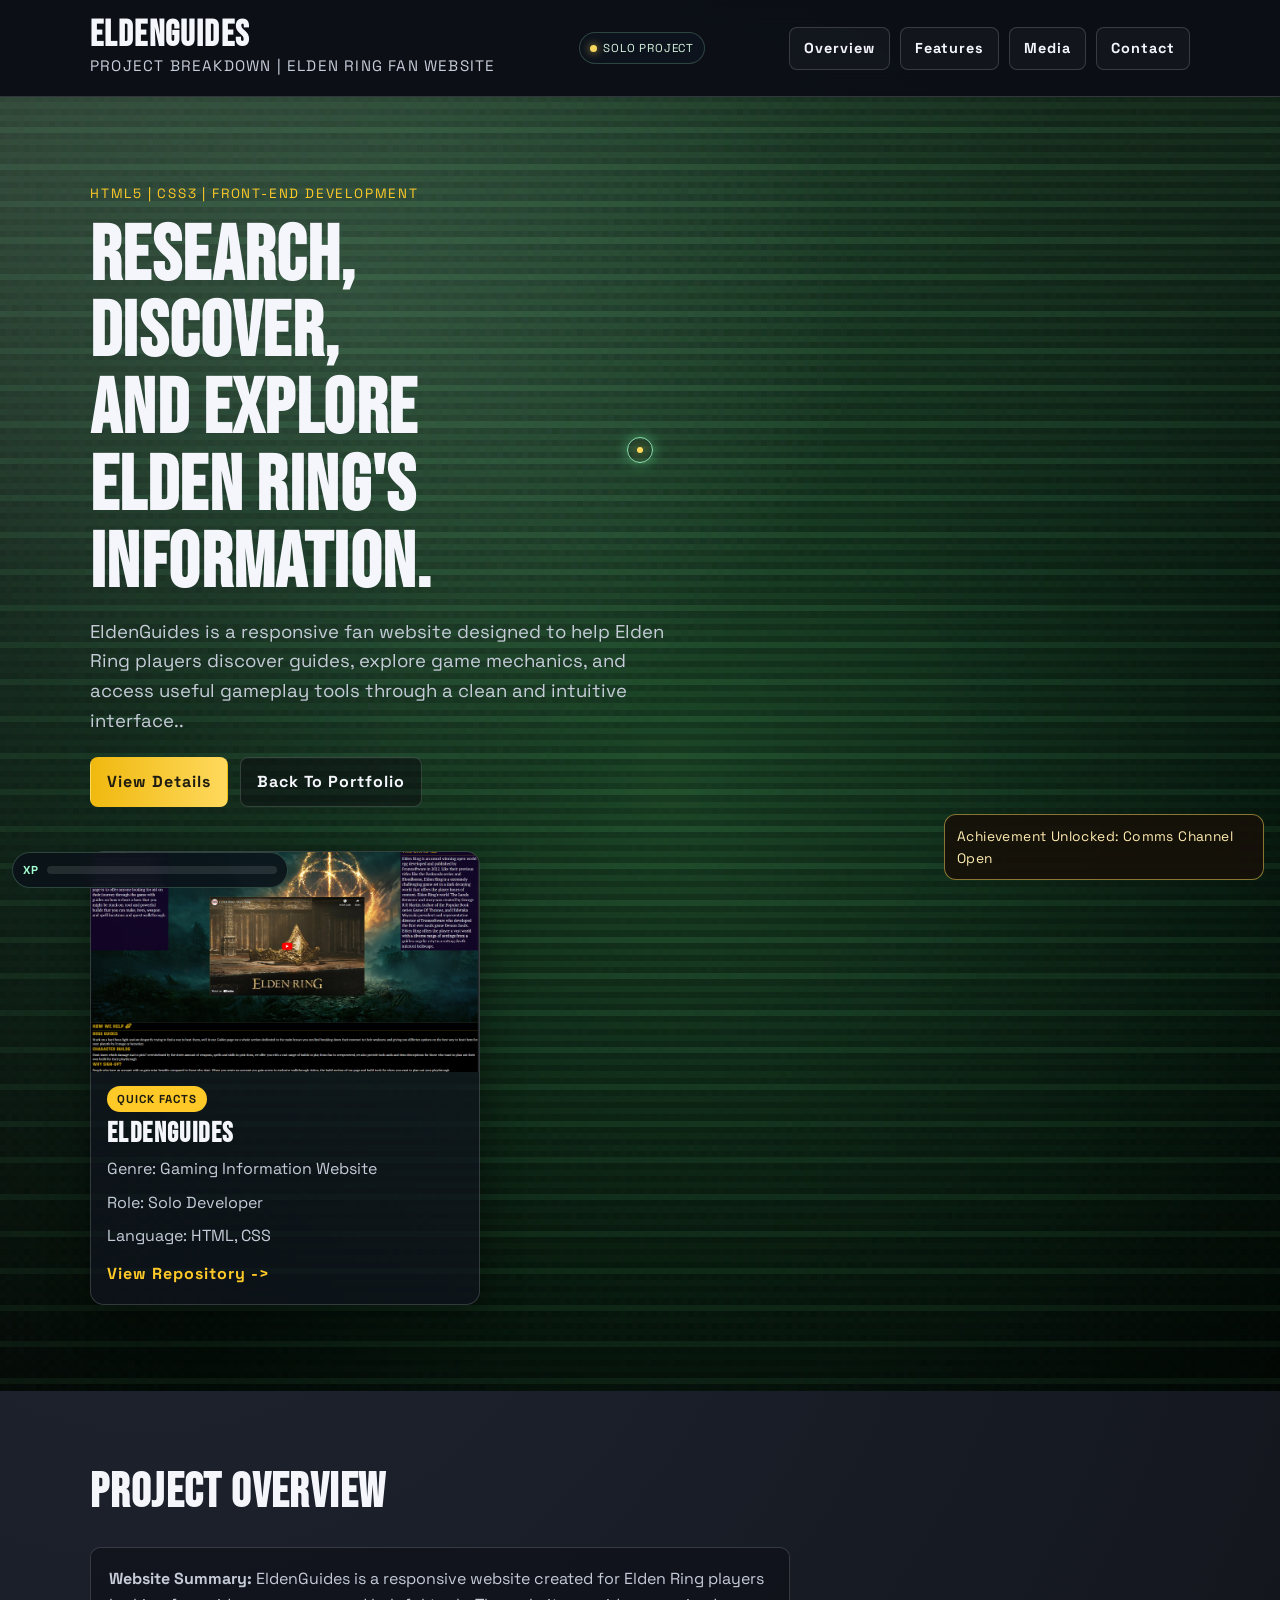
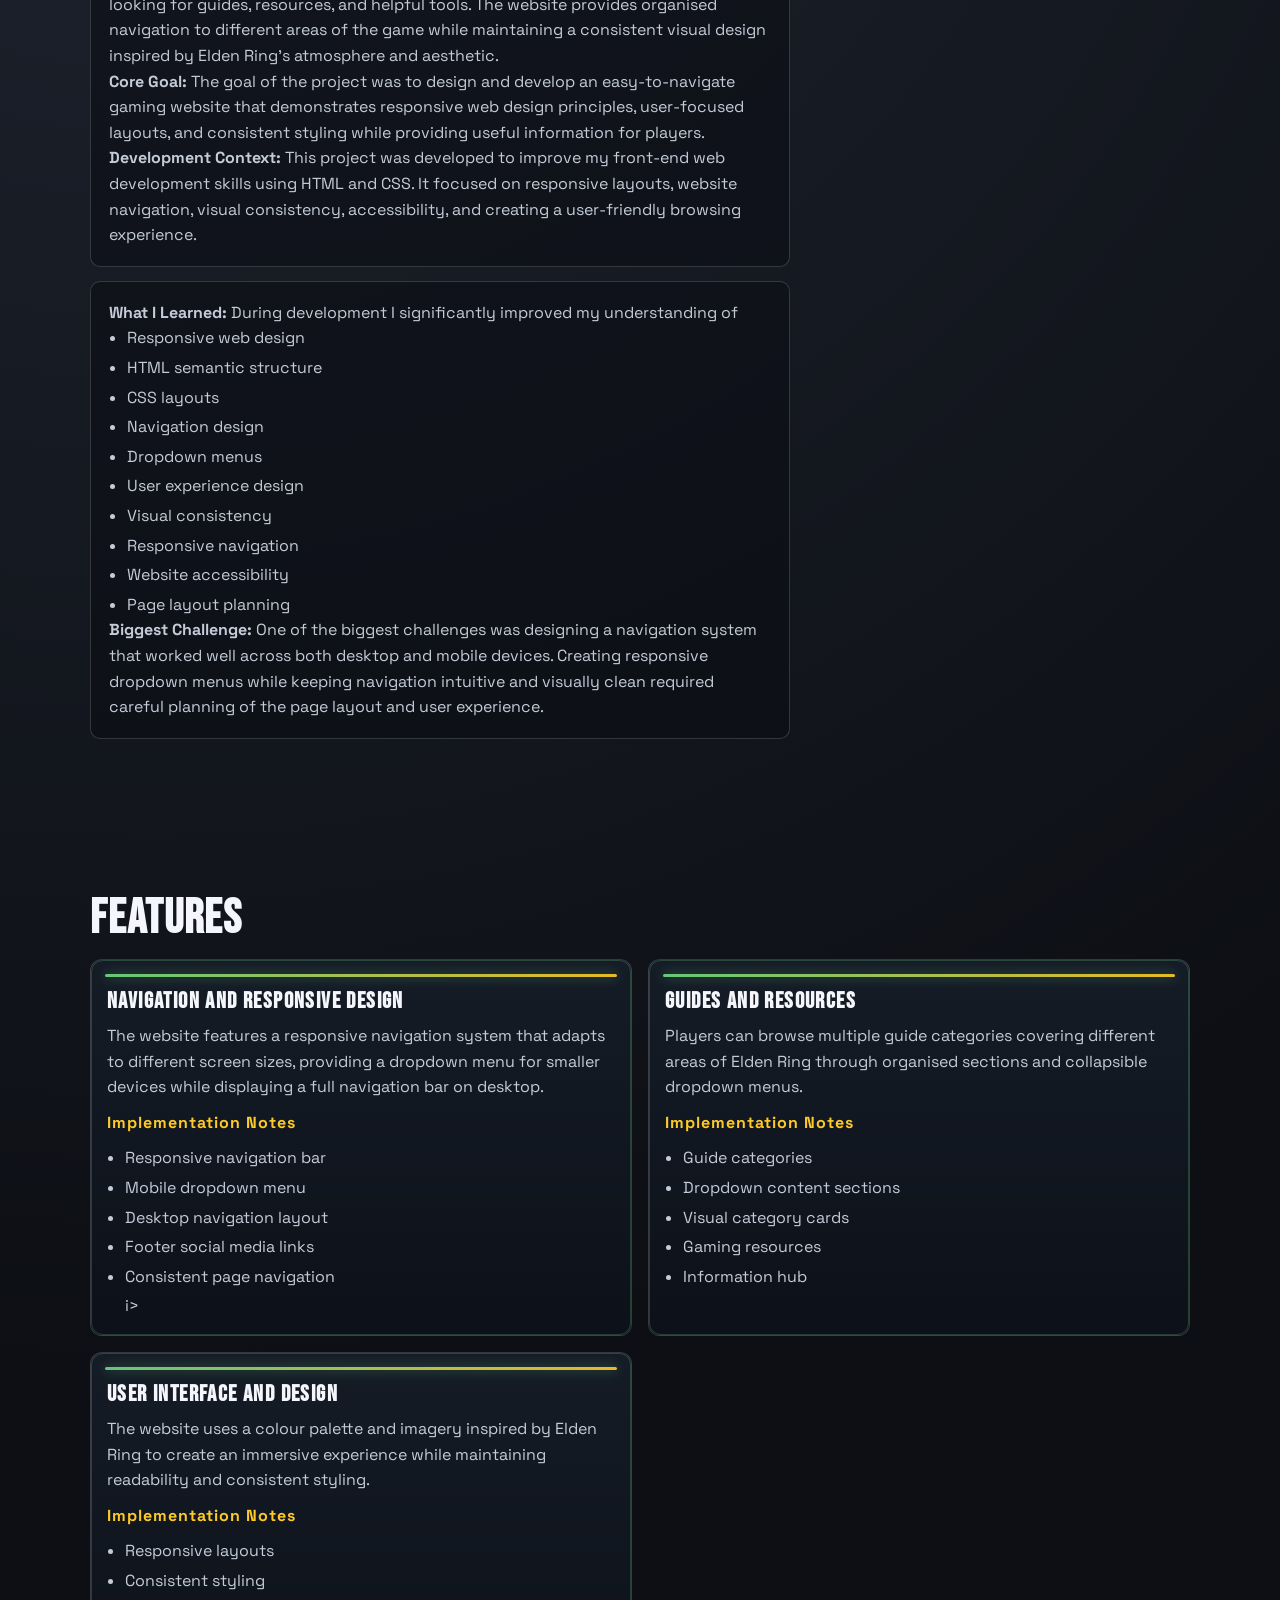
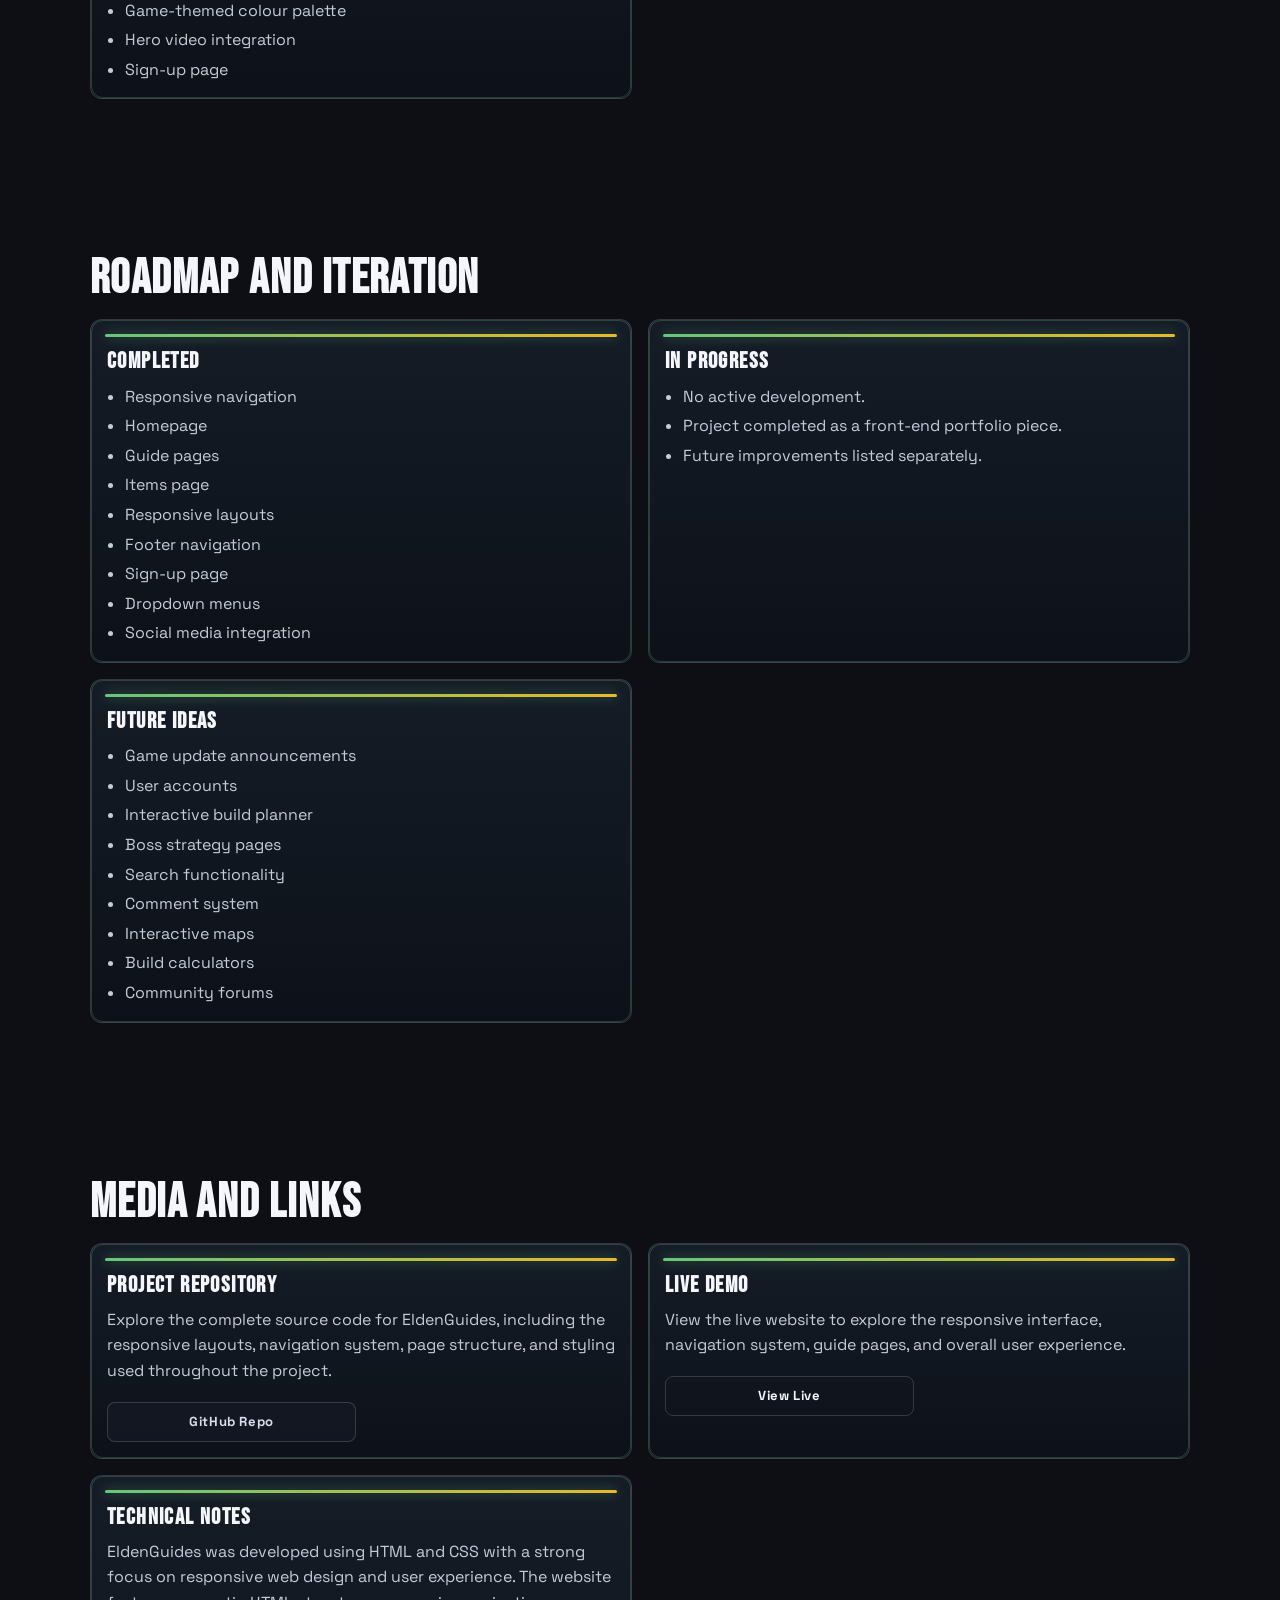
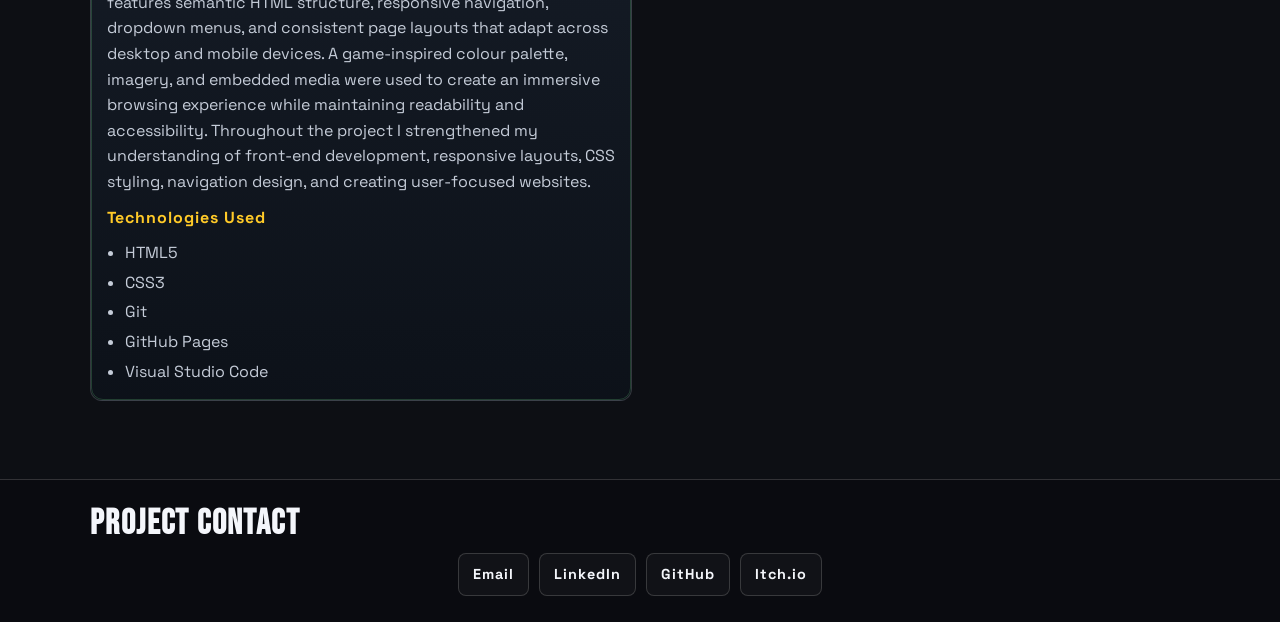
<file: elden-guides.html>
<!doctype html>
<html lang="en">

<head>
    <meta charset="UTF-8" />
    <meta name="viewport" content="width=device-width, initial-scale=1.0" />
    <meta name="description" content="EldenGuides project page layout and development breakdown." />
    <title>EldenGuides | Jared Akigbesote</title>
    <link rel="stylesheet" href="Assets/Css/style.css" />
    <script src="Assets/Js/pixel-bg.js" defer></script>
    <script src="Assets/Js/game-ui.js" defer></script>
</head>

<body>
    <div class="xp-hud" aria-hidden="true">
        <span class="xp-label">XP</span>
        <div class="xp-track">
            <div class="xp-fill" id="xp-fill"></div>
        </div>
    </div>
    <div class="achievement-toast" id="achievement-toast" role="status" aria-live="polite"></div>
    <div class="cursor-dot" id="cursor-dot" aria-hidden="true"></div>
    <div class="cursor-ring" id="cursor-ring" aria-hidden="true"></div>

    <header class="site-header">
        <div class="container header-inner">
            <div class="brand-block">
                <h1>EldenGuides</h1>
                <p id="subtitle">
                    Project Breakdown | Elden Ring Fan Website
                </p>
            </div>
            <div class="hud-stat-chip">
                <span class="hud-dot hud-dot-warn"></span>
                <span>Solo Project</span>
            </div>
            <nav aria-label="Project navigation">
                <ul id="navbar">
                    <li class="nav-item"><a href="#overview">Overview</a></li>
                    <li class="nav-item"><a href="#features">Features</a></li>
                    <li class="nav-item"><a href="#media">Media</a></li>
                    <li class="nav-item"><a href="#contact">Contact</a></li>
                </ul>
            </nav>
        </div>
        </div>
    </header>

    <main>
        <section class="hero-section">
            <div class="hero-backdrop" aria-hidden="true">
                <canvas id="hero-pixel-canvas"></canvas>
            </div>
            <div class="container hero-grid">
                <div class="hero-copy">
                    <p class="eyebrow">HTML5 | CSS3 | Front-End Development</p>
                    <h2 id="welcome-heading">
                        Research, Discover, and Explore Elden Ring's Information.
                    </h2>
                    <p class="hero-description">
                        EldenGuides is a responsive fan website designed to help Elden Ring players discover guides,
                        explore game mechanics, and access useful gameplay tools through a clean and intuitive
                        interface..
                    </p>
                    <div class="hero-actions">
                        <a class="button button-primary" href="#overview">View Details</a>
                        <a class="button button-secondary" href="index.html#projects">Back To Portfolio</a>
                    </div>
                </div>

                <article class="featured-project-box" aria-label="Project quick facts">
                    <div class="featured-project-image">
                        <img src="Assets/Images/EldenGuides.png" alt="EldenGuides screenshot" />
                    </div>
                    <div class="featured-project-tag">Quick Facts</div>
                    <h3>EldenGuides</h3>
                    <p>Genre: Gaming Information Website</p>
                    <p>Role: Solo Developer</p>
                    <p>Language: HTML, CSS</p>
                    <a href="https://github.com/jaredakigbesote/Eguides-project" class="project-link" target="_blank"
                        rel="noopener noreferrer">View Repository -></a>
                </article>
            </div>
        </section>

        <section id="overview" class="content-section">
            <div class="container about-grid">
                <h2>Project Overview</h2>
                <div class="profile-text-container">
                    <div id="profile-text">
                        <p>
                            <strong>Website Summary:</strong> EldenGuides is a responsive website created for Elden Ring
                            players looking for guides, resources, and helpful tools. The website provides organised
                            navigation to different areas of the game while maintaining a consistent visual design
                            inspired by Elden Ring's atmosphere and aesthetic.
                        </p>
                        <p>
                            <strong>Core Goal:</strong> The goal of the project was to design and develop an
                            easy-to-navigate gaming website that demonstrates responsive web design principles,
                            user-focused layouts, and consistent styling while providing useful information for players.
                        </p>
                        <p>
                            <strong>Development Context:</strong> This project was developed to improve my front-end web
                            development skills using HTML and CSS. It focused on responsive layouts, website navigation,
                            visual consistency, accessibility, and creating a user-friendly browsing experience.
                        </p>
                    </div>
                    <div id="profile-text-secondary">
                        <p>
                            <strong>What I Learned:</strong> During development I significantly improved my
                            understanding of
                        <ul class="project-tech-list">
                            <li>Responsive web design</li>
                            <li>HTML semantic structure</li>
                            <li>CSS layouts</li>
                            <li>Navigation design</li>
                            <li>Dropdown menus</li>
                            <li>User experience design</li>
                            <li>Visual consistency</li>
                            <li>Responsive navigation</li>
                            <li>Website accessibility</li>
                            <li>Page layout planning</li>
                        </ul>
                        </p>
                        <p>
                            <strong>Biggest Challenge:</strong> One of the biggest challenges was designing a navigation
                            system that worked well across both desktop and mobile devices. Creating responsive dropdown
                            menus while keeping navigation intuitive and visually clean required careful planning of the
                            page layout and user experience.
                        </p>
                    </div>
                </div>
            </div>
        </section>

        <section id="features" class="content-section">
            <div class="container">
                <h2>Features</h2>
                <div class="project-grid">
                    <article class="project-tile">
                        <h3>Navigation And Responsive Design</h3>
                        <p>
                            The website features a responsive navigation system that adapts to different screen sizes,
                            providing a dropdown menu for smaller devices while displaying a full navigation bar on
                            desktop.
                        </p>
                        <h4 class="project-tech-heading">Implementation Notes</h4>
                        <ul class="project-tech-list">
                            <li>Responsive navigation bar</li>
                            <li>Mobile dropdown menu</li>
                            <li>Desktop navigation layout</li>
                            <li>Footer social media links</li>
                            <li>Consistent page navigation</li>i>
                        </ul>
                    </article>

                    <article class="project-tile">
                        <h3>Guides And Resources</h3>
                        <p>
                            Players can browse multiple guide categories covering different areas of Elden Ring through
                            organised sections and collapsible dropdown menus.
                        </p>
                        <h4 class="project-tech-heading">Implementation Notes</h4>
                        <ul class="project-tech-list">
                            <li>Guide categories</li>
                            <li>Dropdown content sections</li>
                            <li>Visual category cards</li>
                            <li>Gaming resources</li>
                            <li>Information hub</li>
                        </ul>
                    </article>

                    <article class="project-tile">
                        <h3>User Interface And Design</h3>
                        <p>
                            The website uses a colour palette and imagery inspired by Elden Ring to create an immersive
                            experience while maintaining readability and consistent styling.
                        </p>
                        <h4 class="project-tech-heading">Implementation Notes</h4>
                        <ul class="project-tech-list">
                            <li>Responsive layouts</li>
                            <li>Consistent styling</li>
                            <li>Game-themed colour palette</li>
                            <li>Hero video integration</li>
                            <li>Sign-up page</li>
                        </ul>
                    </article>
                </div>
            </div>
        </section>

        <section id="roadmap" class="content-section">
            <div class="container">
                <h2>Roadmap and Iteration</h2>
                <div class="project-grid">
                    <article class="project-tile">
                        <h3>Completed</h3>
                        <ul class="project-tech-list">
                            <li>Responsive navigation</li>
                            <li>Homepage</li>
                            <li>Guide pages</li>
                            <li>Items page</li>
                            <li>Responsive layouts</li>
                            <li>Footer navigation</li>
                            <li>Sign-up page</li>
                            <li>Dropdown menus</li>
                            <li>Social media integration</li>
                        </ul>
                    </article>

                    <article class="project-tile">
                        <h3>In Progress</h3>
                        <ul class="project-tech-list">
                            <li>No active development.</li>
                            <li>
                                Project completed as a front-end portfolio piece.
                            </li>
                            <li>Future improvements listed separately.</li>
                        </ul>
                    </article>

                    <article class="project-tile">
                        <h3>Future Ideas</h3>
                        <ul class="project-tech-list">
                            <li>Game update announcements</li>
                            <li>User accounts</li>
                            <li>Interactive build planner</li>
                            <li>Boss strategy pages</li>
                            <li>Search functionality</li>
                            <li>Comment system</li>
                            <li>Interactive maps</li>
                            <li>Build calculators</li>
                            <li>Community forums</li>
                        </ul>
                    </article>
                </div>
            </div>
        </section>

        <section id="media" class="content-section">
            <div class="container">
                <h2>Media and Links</h2>
                <div class="project-grid">
                    <article class="project-tile">
                        <h3>Project Repository</h3>
                        <p>
                            Explore the complete source code for EldenGuides, including the responsive layouts,
                            navigation system, page structure, and styling used throughout the project.
                        </p>
                        <div class="project-links">
                            <a class="project-box-button github-button" href="https://github.com/jaredakigbesote/Eguides-project"
                                target="_blank" rel="noopener noreferrer">GitHub Repo</a>
                        </div>
                    </article>

                    <article class="project-tile">
                        <h3>Live Demo</h3>
                        <p>
                            View the live website to explore the responsive interface, navigation system, guide pages,
                            and overall user experience.
                        </p>
                        <div class="project-links">
                            <a class="project-box-button"
                                href="https://jaredakigbesote.github.io/Eguides-project/" target="_blank"
                                rel="noopener noreferrer">View Live</a>
                        </div>
                    </article>

                    <article class="project-tile">
                        <h3>Technical Notes</h3>
                        <p>
                            EldenGuides was developed using HTML and CSS with a strong focus on responsive web design
                            and user experience. The website features semantic HTML structure, responsive navigation,
                            dropdown menus, and consistent page layouts that adapt across desktop and mobile devices. A
                            game-inspired colour palette, imagery, and embedded media were used to create an immersive
                            browsing experience while maintaining readability and accessibility. Throughout the project
                            I strengthened my understanding of front-end development, responsive layouts, CSS styling,
                            navigation design, and creating user-focused websites.
                        </p>
                        <h4 class="project-tech-heading">Technologies Used</h4>

                        <ul class="project-tech-list">
                            <li>HTML5</li>
                            <li>CSS3</li>
                            <li>Git</li>
                            <li>GitHub Pages</li>
                            <li>Visual Studio Code</li>
                        </ul>
                    </article>
                </div>
            </div>
        </section>
    </main>

    <footer id="contact">
        <div class="container">
            <h2 id="contact-heading">Project Contact</h2>
            <nav aria-label="Contact links">
                <ul id="contact-bar">
                    <li class="nav-item">
                        <a href="https://mail.google.com/mail/?view=cm&fs=1&to=jakigbesotewm@gmail.com&su=Marsh%27s%20Run%20Project%20Inquiry"
                            target="_blank" rel="noopener noreferrer">Email</a>
                    </li>
                    <li class="nav-item">
                        <a href="https://www.linkedin.com/in/jared-akigbesote-3b79b0327/" target="_blank"
                            rel="noopener noreferrer">LinkedIn</a>
                    </li>
                    <li class="nav-item">
                        <a href="https://github.com/jareda034" target="_blank" rel="noopener noreferrer">GitHub</a>
                    </li>
                    <li class="nav-item">
                        <a href="https://ping-wing.itch.io/" target="_blank" rel="noopener noreferrer">Itch.io</a>
                    </li>
                </ul>
            </nav>
        </div>
    </footer>
</body>

</html>
</file>
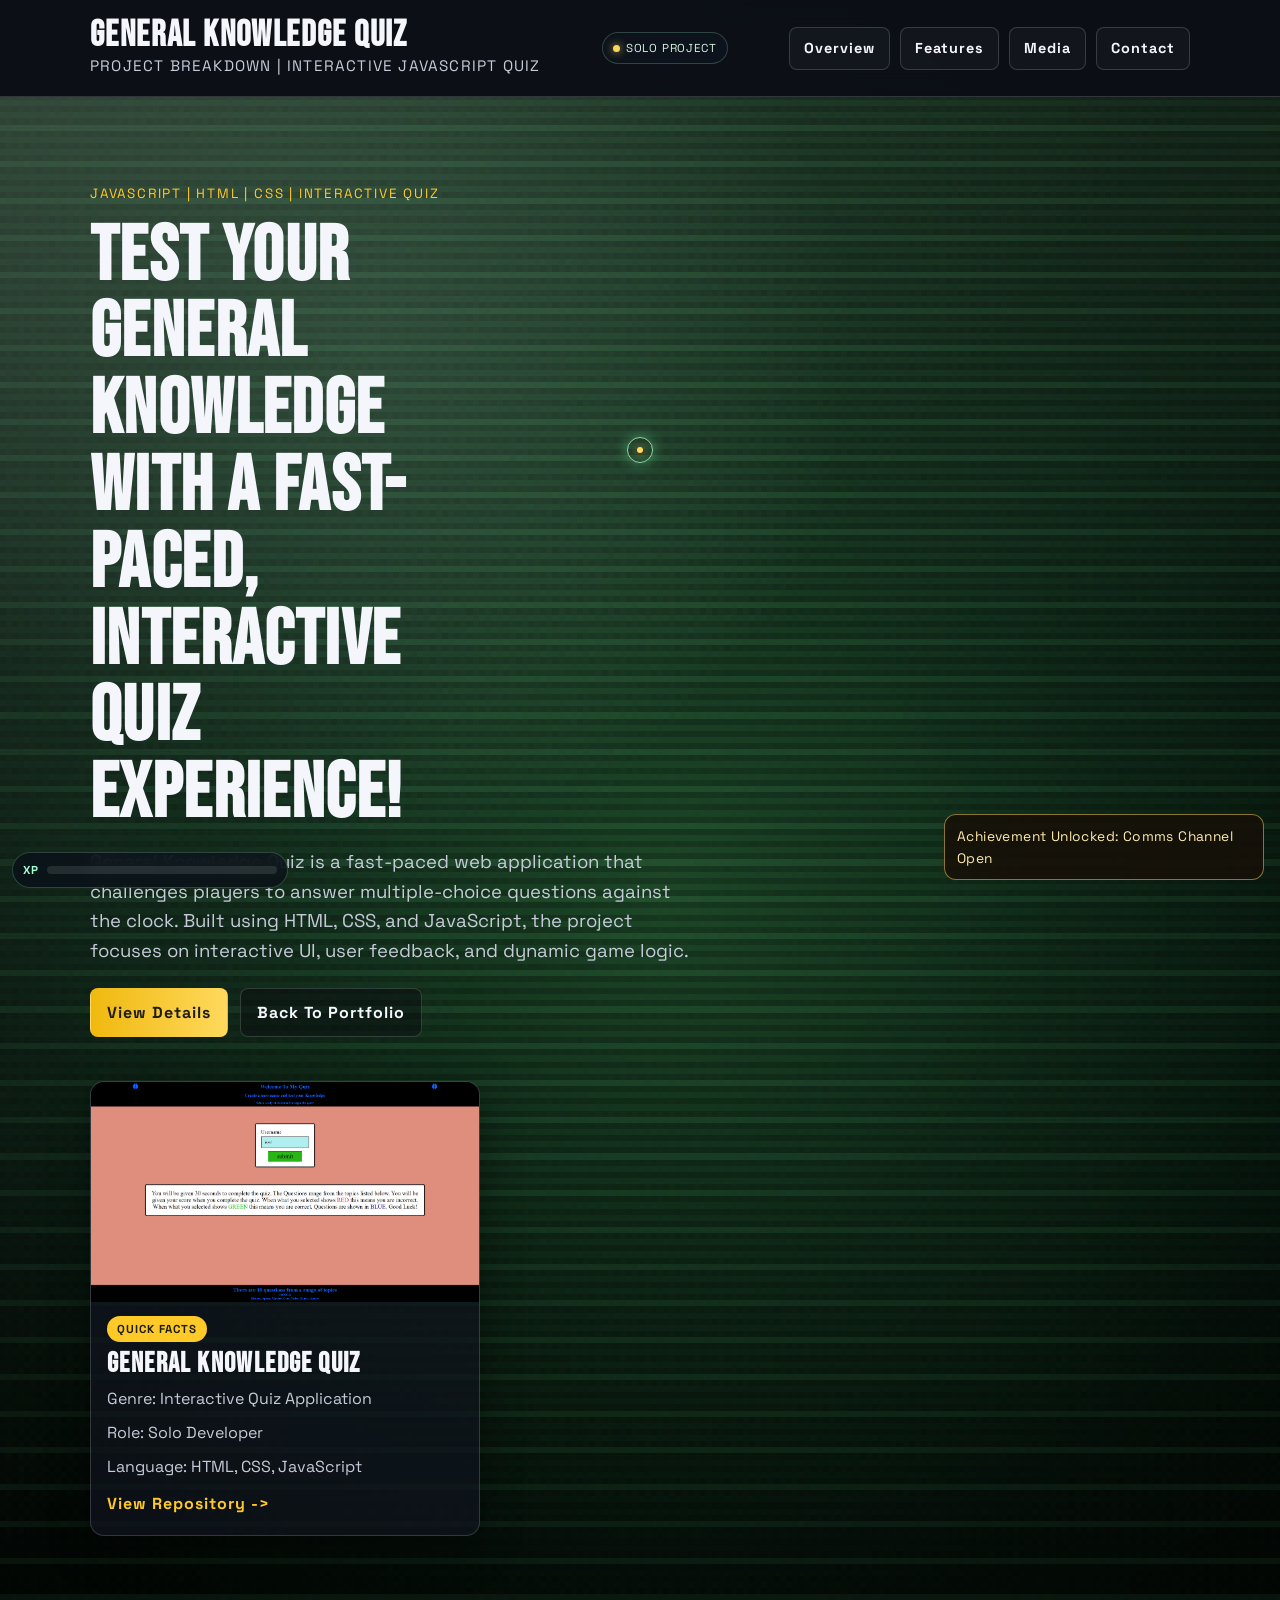
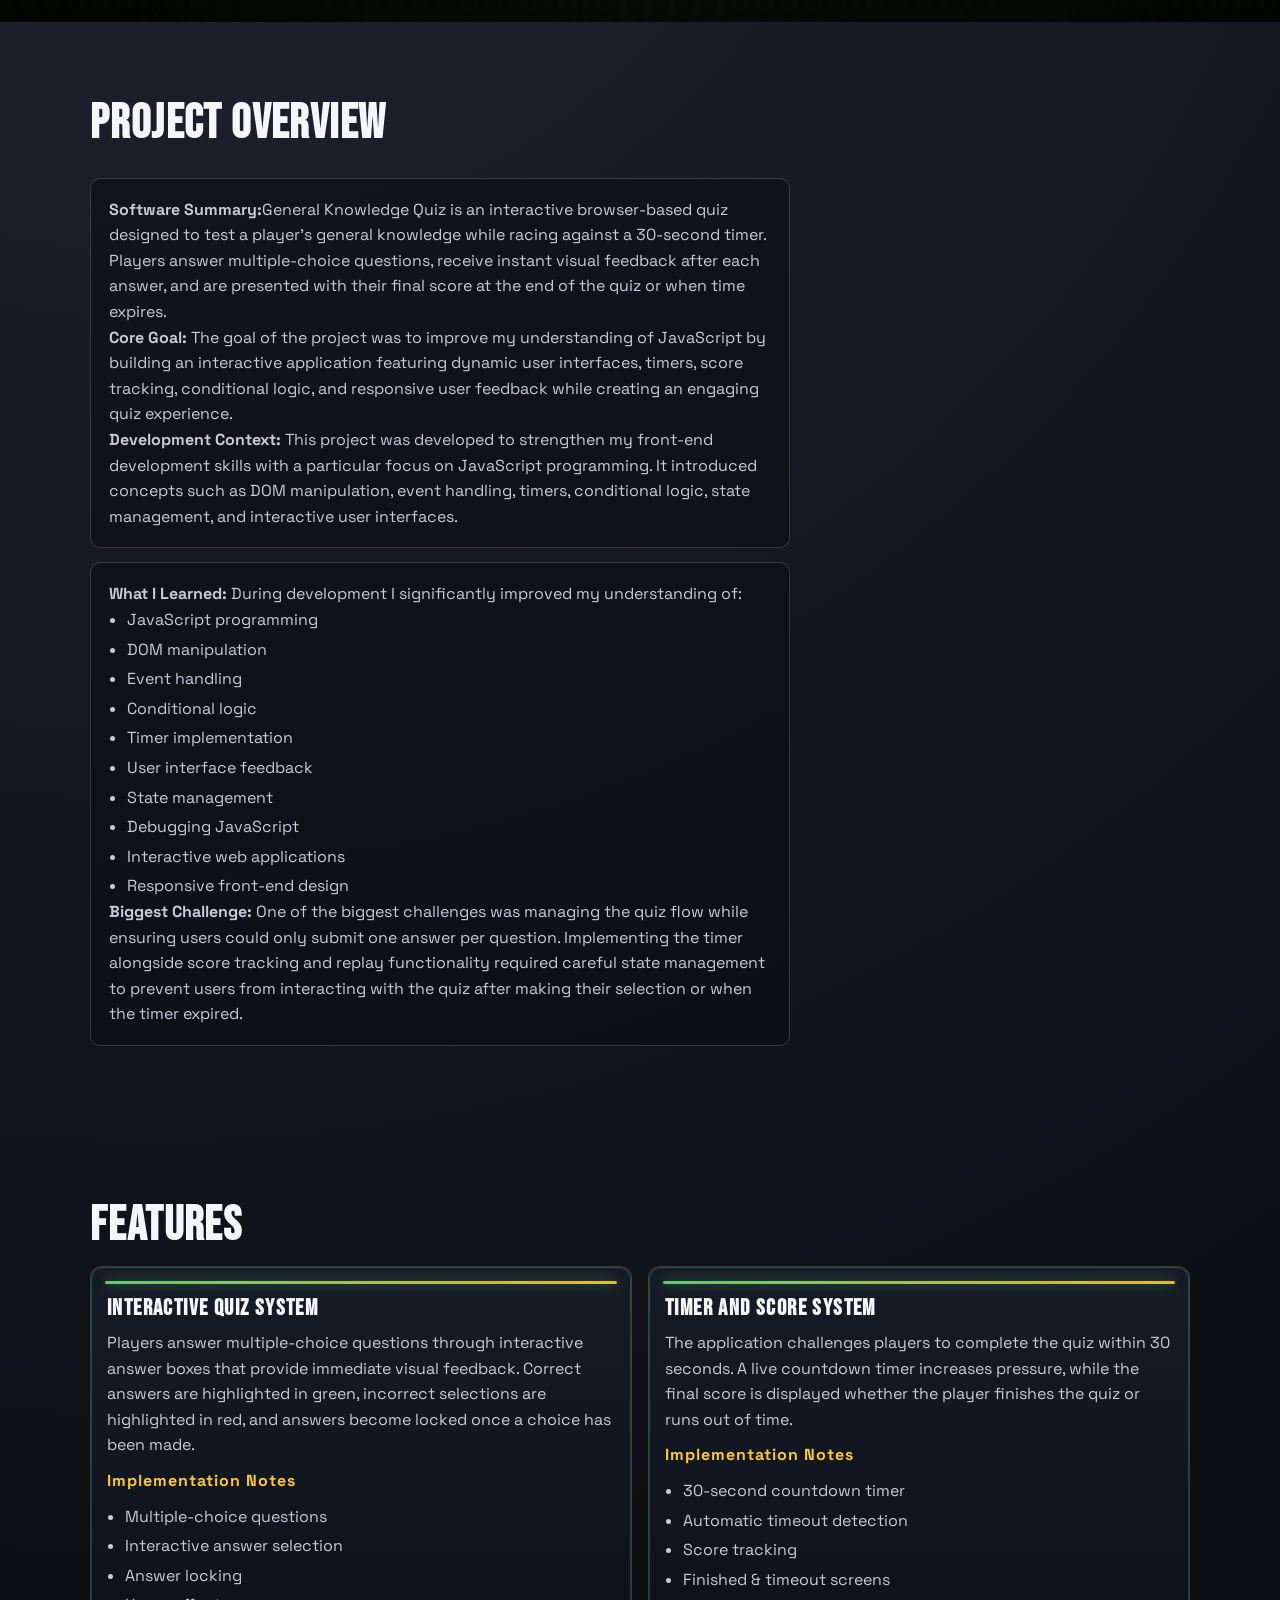
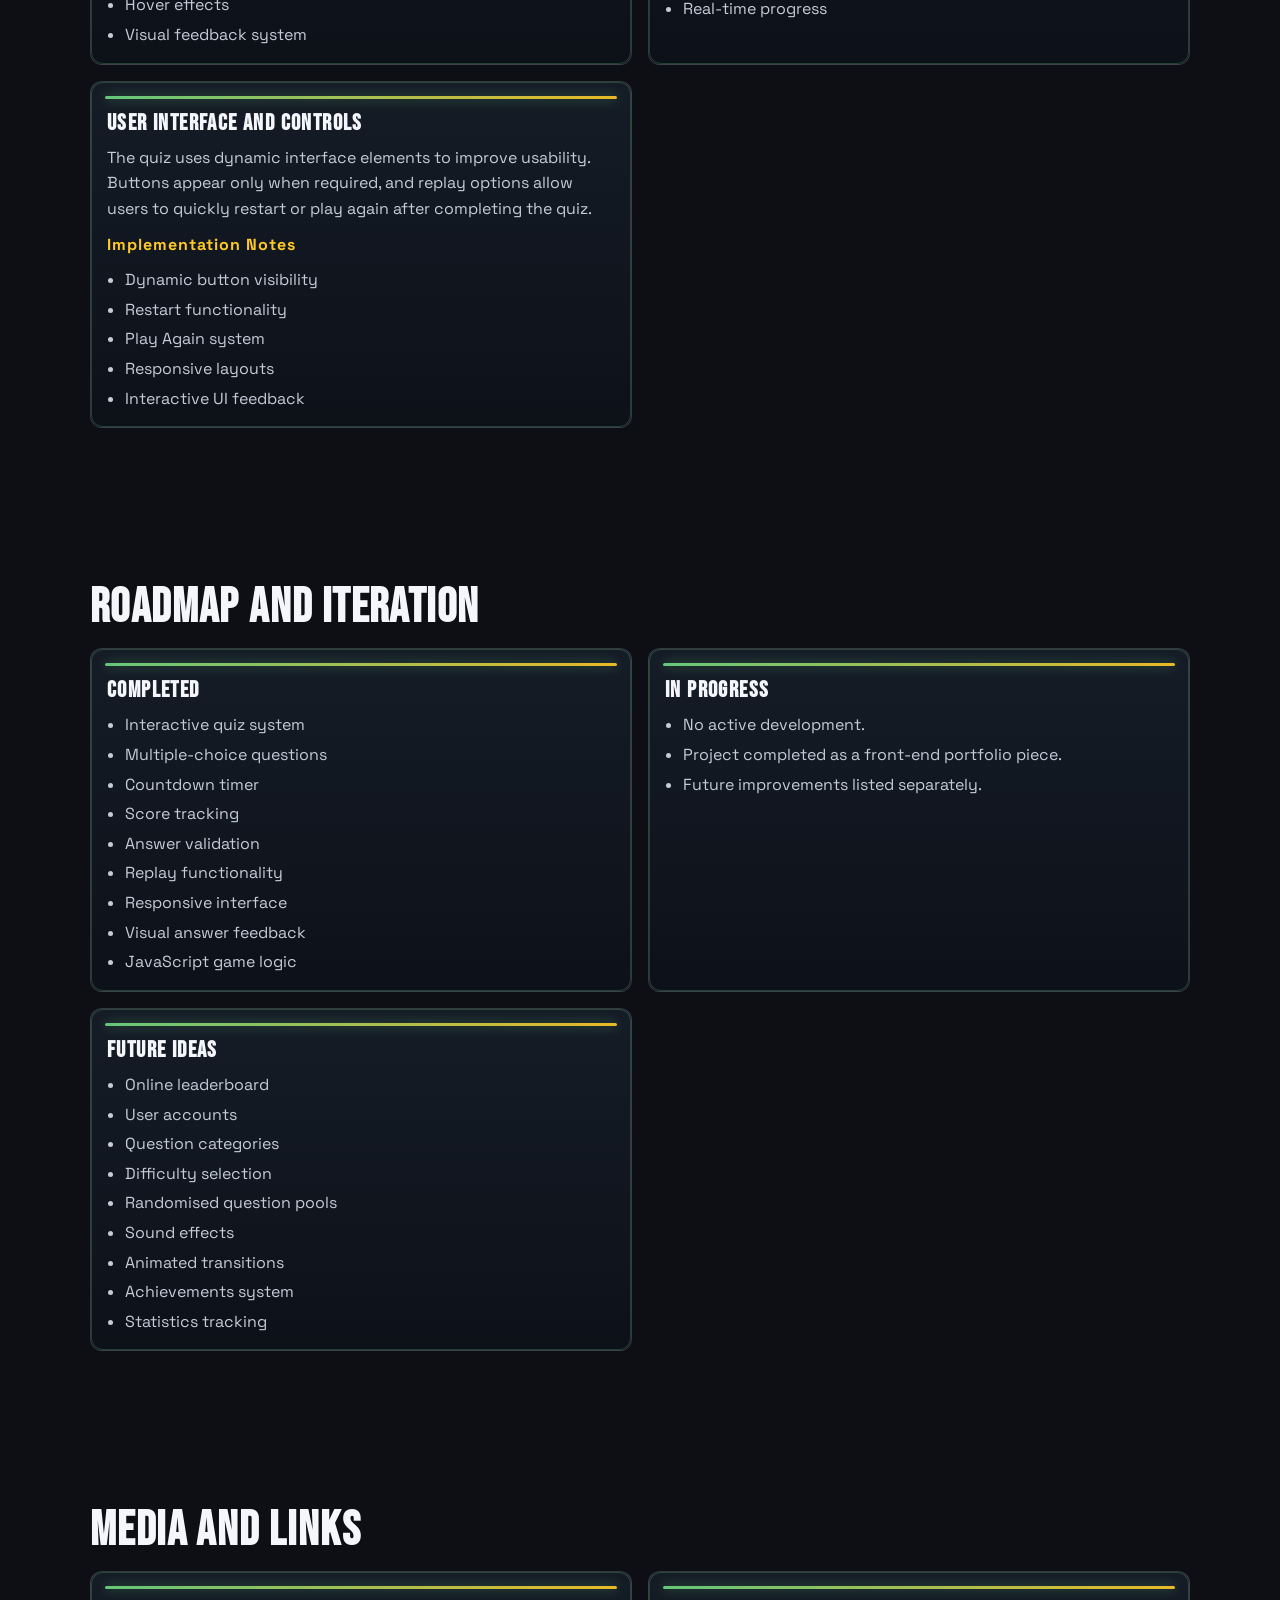
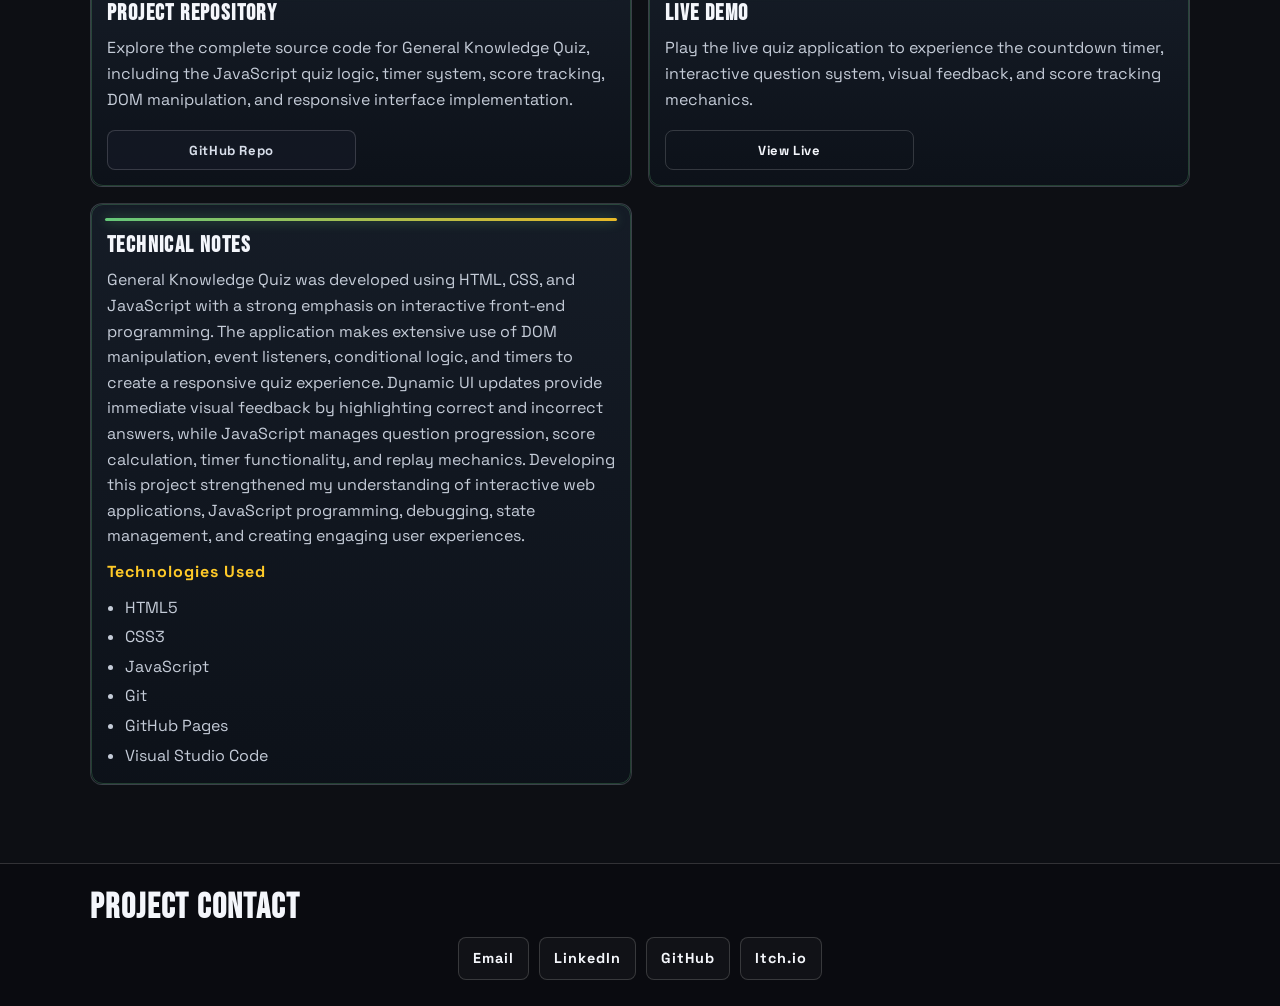
<file: gkq.html>
<!doctype html>
<html lang="en">

<head>
    <meta charset="UTF-8" />
    <meta name="viewport" content="width=device-width, initial-scale=1.0" />
    <meta name="description" content="General Knowledge Quiz project page layout and development breakdown." />
    <title>General Knowledge Quiz | Jared Akigbesote</title>
    <link rel="stylesheet" href="Assets/Css/style.css" />
    <script src="Assets/Js/pixel-bg.js" defer></script>
    <script src="Assets/Js/game-ui.js" defer></script>
</head>

<body>
    <div class="xp-hud" aria-hidden="true">
        <span class="xp-label">XP</span>
        <div class="xp-track">
            <div class="xp-fill" id="xp-fill"></div>
        </div>
    </div>
    <div class="achievement-toast" id="achievement-toast" role="status" aria-live="polite"></div>
    <div class="cursor-dot" id="cursor-dot" aria-hidden="true"></div>
    <div class="cursor-ring" id="cursor-ring" aria-hidden="true"></div>

    <header class="site-header">
        <div class="container header-inner">
            <div class="brand-block">
                <h1>General Knowledge Quiz</h1>
                <p id="subtitle">
                    Project Breakdown | Interactive JavaScript Quiz
                </p>
            </div>
            <div class="hud-stat-chip">
                <span class="hud-dot hud-dot-warn"></span>
                <span>Solo Project</span>
            </div>
            <nav aria-label="Project navigation">
                <ul id="navbar">
                    <li class="nav-item"><a href="#overview">Overview</a></li>
                    <li class="nav-item"><a href="#features">Features</a></li>
                    <li class="nav-item"><a href="#media">Media</a></li>
                    <li class="nav-item"><a href="#contact">Contact</a></li>
                </ul>
            </nav>
        </div>
        </div>
    </header>

    <main>
        <section class="hero-section">
            <div class="hero-backdrop" aria-hidden="true">
                <canvas id="hero-pixel-canvas"></canvas>
            </div>
            <div class="container hero-grid">
                <div class="hero-copy">
                    <p class="eyebrow">JavaScript | HTML | CSS | Interactive Quiz</p>
                    <h2 id="welcome-heading">
                        Test your general knowledge with a fast-paced, interactive quiz experience!
                    </h2>
                    <p class="hero-description">
                        General Knowledge Quiz is a fast-paced web application that challenges players to answer
                        multiple-choice questions against the clock. Built using HTML, CSS, and JavaScript, the project
                        focuses on interactive UI, user feedback, and dynamic game logic.
                    </p>
                    <div class="hero-actions">
                        <a class="button button-primary" href="#overview">View Details</a>
                        <a class="button button-secondary" href="index.html#projects">Back To Portfolio</a>
                    </div>
                </div>

                <article class="featured-project-box" aria-label="Project quick facts">
                    <div class="featured-project-image">
                        <img src="Assets/Images/Quizmain.png" alt="NC Cinema screenshot" />
                    </div>
                    <div class="featured-project-tag">Quick Facts</div>
                    <h3>General Knowledge Quiz</h3>
                    <p>Genre: Interactive Quiz Application</p>
                    <p>Role: Solo Developer</p>
                    <p>Language: HTML, CSS, JavaScript</p>
                    <a href="https://github.com/jaredakigbesote/quiz" class="project-link" target="_blank"
                        rel="noopener noreferrer">View Repository -></a>
                </article>
            </div>
        </section>

        <section id="overview" class="content-section">
            <div class="container about-grid">
                <h2>Project Overview</h2>
                <div class="profile-text-container">
                    <div id="profile-text">
                        <p>
                            <strong>Software Summary:</strong>General Knowledge Quiz is an interactive browser-based
                            quiz designed to test a player's general knowledge while racing against a 30-second timer.
                            Players answer multiple-choice questions, receive instant visual feedback after each answer,
                            and are presented with their final score at the end of the quiz or when time expires.
                        </p>
                        <p>
                            <strong>Core Goal:</strong> The goal of the project was to improve my understanding of
                            JavaScript by building an interactive application featuring dynamic user interfaces, timers,
                            score tracking, conditional logic, and responsive user feedback while creating an engaging
                            quiz experience.
                        </p>
                        <p>
                            <strong>Development Context:</strong> This project was developed to strengthen my front-end
                            development skills with a particular focus on JavaScript programming. It introduced concepts
                            such as DOM manipulation, event handling, timers, conditional logic, state management, and
                            interactive user interfaces.
                        </p>
                    </div>
                    <div id="profile-text-secondary">
                        <p>
                            <strong>What I Learned:</strong> During development I significantly improved my
                            understanding of:
                        <ul class="project-tech-list">
                            <li>JavaScript programming</li>
                            <li>DOM manipulation</li>
                            <li>Event handling</li>
                            <li>Conditional logic</li>
                            <li>Timer implementation</li>
                            <li>User interface feedback</li>
                            <li>State management</li>
                            <li>Debugging JavaScript</li>
                            <li>Interactive web applications</li>
                            <li>Responsive front-end design</li>
                        </ul>
                        </p>
                        <p>
                            <strong>Biggest Challenge:</strong> One of the biggest challenges was managing the quiz flow
                            while ensuring users could only submit one answer per question. Implementing the timer
                            alongside score tracking and replay functionality required careful state management to
                            prevent users from interacting with the quiz after making their selection or when the timer
                            expired.
                        </p>
                    </div>
                </div>
            </div>
        </section>

        <section id="features" class="content-section">
            <div class="container">
                <h2>Features</h2>
                <div class="project-grid">
                    <article class="project-tile">
                        <h3>Interactive Quiz System</h3>
                        <p>
                            Players answer multiple-choice questions through interactive answer boxes that provide
                            immediate visual feedback. Correct answers are highlighted in green, incorrect selections
                            are highlighted in red, and answers become locked once a choice has been made.
                        </p>
                        <h4 class="project-tech-heading">Implementation Notes</h4>
                        <ul class="project-tech-list">
                            <li>Multiple-choice questions</li>
                            <li>Interactive answer selection</li>
                            <li>Answer locking</li>
                            <li>Hover effects</li>
                            <li>Visual feedback system</li>
                        </ul>
                    </article>

                    <article class="project-tile">
                        <h3>Timer And Score System</h3>
                        <p>
                            The application challenges players to complete the quiz within 30 seconds. A live countdown
                            timer increases pressure, while the final score is displayed whether the player finishes the
                            quiz or runs out of time.
                        </p>
                        <h4 class="project-tech-heading">Implementation Notes</h4>
                        <ul class="project-tech-list">
                            <li>30-second countdown timer</li>
                            <li>Automatic timeout detection</li>
                            <li>Score tracking</li>
                            <li>Finished & timeout screens</li>
                            <li>Real-time progress</li>
                        </ul>
                    </article>

                    <article class="project-tile">
                        <h3>User Interface And Controls</h3>
                        <p>
                            The quiz uses dynamic interface elements to improve usability. Buttons appear only when
                            required, and replay options allow users to quickly restart or play again after completing
                            the quiz.
                        </p>
                        <h4 class="project-tech-heading">Implementation Notes</h4>
                        <ul class="project-tech-list">
                            <li>Dynamic button visibility</li>
                            <li>Restart functionality</li>
                            <li>Play Again system</li>
                            <li>Responsive layouts</li>
                            <li>Interactive UI feedback</li>
                        </ul>
                    </article>
                </div>
            </div>
        </section>

        <section id="roadmap" class="content-section">
            <div class="container">
                <h2>Roadmap and Iteration</h2>
                <div class="project-grid">
                    <article class="project-tile">
                        <h3>Completed</h3>
                        <ul class="project-tech-list">
                            <li>Interactive quiz system</li>
                            <li>Multiple-choice questions</li>
                            <li>Countdown timer</li>
                            <li>Score tracking</li>
                            <li>Answer validation</li>
                            <li>Replay functionality</li>
                            <li>Responsive interface</li>
                            <li>Visual answer feedback</li>
                            <li>JavaScript game logic</li>
                        </ul>
                    </article>

                    <article class="project-tile">
                        <h3>In Progress</h3>
                        <ul class="project-tech-list">
                            <li>No active development.</li>
                            <li>
                                Project completed as a front-end portfolio piece.
                            </li>
                            <li>Future improvements listed separately.</li>
                        </ul>
                    </article>

                    <article class="project-tile">
                        <h3>Future Ideas</h3>
                        <ul class="project-tech-list">
                            <li>Online leaderboard</li>
                            <li>User accounts</li>
                            <li>Question categories</li>
                            <li>Difficulty selection</li>
                            <li>Randomised question pools</li>
                            <li>Sound effects</li>
                            <li>Animated transitions</li>
                            <li>Achievements system</li>
                            <li>Statistics tracking</li>
                        </ul>
                    </article>
                </div>
            </div>
        </section>

        <section id="media" class="content-section">
            <div class="container">
                <h2>Media and Links</h2>
                <div class="project-grid">
                    <article class="project-tile">
                        <h3>Project Repository</h3>
                        <p>
                            Explore the complete source code for General Knowledge Quiz, including the JavaScript quiz
                            logic, timer system, score tracking, DOM manipulation, and responsive interface
                            implementation.
                        </p>
                        <div class="project-links">
                            <a class="project-box-button github-button" href="https://github.com/jaredakigbesote/quiz"
                                target="_blank" rel="noopener noreferrer">GitHub Repo</a>
                        </div>
                    </article>

                    <article class="project-tile">
                        <h3>Live Demo</h3>
                        <p>
                            Play the live quiz application to experience the countdown timer, interactive question
                            system, visual feedback, and score tracking mechanics.
                        </p>
                        <div class="project-links">
                            <a class="project-box-button"
                                href="https://jaredakigbesote.github.io/quiz/" target="_blank"
                                rel="noopener noreferrer">View Live</a>
                        </div>
                    </article>

                    <article class="project-tile">
                        <h3>Technical Notes</h3>
                        <p>
                            General Knowledge Quiz was developed using HTML, CSS, and JavaScript with a strong emphasis
                            on interactive front-end programming. The application makes extensive use of DOM
                            manipulation, event listeners, conditional logic, and timers to create a responsive quiz
                            experience. Dynamic UI updates provide immediate visual feedback by highlighting correct and
                            incorrect answers, while JavaScript manages question progression, score calculation, timer
                            functionality, and replay mechanics. Developing this project strengthened my understanding
                            of interactive web applications, JavaScript programming, debugging, state management, and
                            creating engaging user experiences.
                        </p>
                        <h4 class="project-tech-heading">Technologies Used</h4>

                        <ul class="project-tech-list">
                            <li>HTML5</li>
                            <li>CSS3</li>
                            <li>JavaScript</li>
                            <li>Git</li>
                            <li>GitHub Pages</li>
                            <li>Visual Studio Code</li>
                        </ul>
                    </article>
                </div>
            </div>
        </section>
    </main>

    <footer id="contact">
        <div class="container">
            <h2 id="contact-heading">Project Contact</h2>
            <nav aria-label="Contact links">
                <ul id="contact-bar">
                    <li class="nav-item">
                        <a href="https://mail.google.com/mail/?view=cm&fs=1&to=jakigbesotewm@gmail.com&su=Marsh%27s%20Run%20Project%20Inquiry"
                            target="_blank" rel="noopener noreferrer">Email</a>
                    </li>
                    <li class="nav-item">
                        <a href="https://www.linkedin.com/in/jared-akigbesote-3b79b0327/" target="_blank"
                            rel="noopener noreferrer">LinkedIn</a>
                    </li>
                    <li class="nav-item">
                        <a href="https://github.com/jareda034" target="_blank" rel="noopener noreferrer">GitHub</a>
                    </li>
                    <li class="nav-item">
                        <a href="https://ping-wing.itch.io/" target="_blank" rel="noopener noreferrer">Itch.io</a>
                    </li>
                </ul>
            </nav>
        </div>
    </footer>
</body>

</html>
</file>
<file: Assets/Css/style.css>
@import url("https://fonts.googleapis.com/css2?family=Bebas+Neue&family=Space+Grotesk:wght@400;500;700&display=swap");

:root {
  --bg: #0d0f14;
  --surface: #191d26;
  --surface-soft: rgba(16, 20, 30, 0.72);
  --text: #f4f6fb;
  --muted: #c5ccd8;
  --accent: #ffca28;
  --accent-strong: #ffd95d;
  --line: rgba(255, 255, 255, 0.16);
  --shadow: 0 14px 40px rgba(0, 0, 0, 0.38);
  --hud: rgba(14, 22, 31, 0.86);
  --hud-line: rgba(165, 240, 189, 0.22);
}

* {
  margin: 0;
  padding: 0;
  box-sizing: border-box;
}

.site-header,
main,
footer {
  position: relative;
  z-index: 1;
}

body {
  min-height: 100vh;
  color: var(--text);
  font-family: "Space Grotesk", "Segoe UI", sans-serif;
  background: radial-gradient(circle at 12% 20%, #1f2531 0%, var(--bg) 42%);
  line-height: 1.6;
}

body::before {
  content: "";
  position: fixed;
  inset: 0;
  pointer-events: none;
  z-index: 0;
  background-image:
    linear-gradient(rgba(255, 255, 255, 0.02) 1px, transparent 1px),
    linear-gradient(90deg, rgba(255, 255, 255, 0.02) 1px, transparent 1px);
  background-size: 36px 36px;
  opacity: 0.35;
}

h1,
h2,
h3 {
  font-family: "Bebas Neue", Impact, sans-serif;
  letter-spacing: 1.4px;
  line-height: 1;
}

a {
  color: inherit;
}

.container {
  width: min(1100px, 92vw);
  margin: 0 auto;
}

.site-header {
  position: sticky;
  top: 0;
  z-index: 100;
  background: rgba(12, 15, 22, 0.9);
  border-bottom: 1px solid var(--line);
  backdrop-filter: blur(12px);
}

.header-inner {
  display: flex;
  justify-content: space-between;
  align-items: center;
  gap: 16px;
  padding: 18px 0;
}

.brand-block h1 {
  font-size: clamp(2rem, 2.8vw, 2.6rem);
}

#subtitle {
  color: var(--muted);
  font-size: 0.95rem;
  text-transform: uppercase;
  letter-spacing: 1.2px;
}

.hud-stats {
  display: flex;
  gap: 8px;
  align-items: center;
}

.hud-stat-chip {
  display: inline-flex;
  align-items: center;
  gap: 6px;
  padding: 6px 10px;
  border: 1px solid var(--hud-line);
  border-radius: 999px;
  background: var(--hud);
  font-size: 0.72rem;
  color: #d7f3de;
  letter-spacing: 0.8px;
  text-transform: uppercase;
}

.hud-dot {
  width: 7px;
  height: 7px;
  border-radius: 50%;
  background: #79f28f;
  box-shadow: 0 0 8px rgba(121, 242, 143, 0.8);
}

.hud-dot-warn {
  background: #f7d85c;
  box-shadow: 0 0 8px rgba(247, 216, 92, 0.8);
}

#navbar,
#contact-bar {
  display: flex;
  flex-wrap: wrap;
  justify-content: center;
  gap: 10px;
  list-style: none;
}

.nav-item a {
  display: inline-block;
  text-decoration: none;
  border: 1px solid var(--line);
  background-color: rgba(255, 255, 255, 0.03);
  padding: 9px 14px;
  border-radius: 8px;
  font-size: 0.9rem;
  font-weight: 700;
  letter-spacing: 1px;
  transition: transform 0.2s ease, border-color 0.2s ease, color 0.2s ease;
}

.nav-item a:hover,
.nav-item a:focus-visible {
  color: var(--accent);
  border-color: var(--accent);
  transform: translateY(-2px);
}

.hero-section {
  position: relative;
  overflow: hidden;
}

.hero-backdrop {
  position: absolute;
  inset: 0;
  background: linear-gradient(180deg, rgba(10, 13, 20, 0.6), rgba(7, 10, 16, 0.92));
  transform: scale(1.02);
}

#hero-pixel-canvas {
  position: absolute;
  inset: 0;
  width: 100%;
  height: 100%;
  image-rendering: pixelated;
  pointer-events: none;
}

.hero-grid {
  position: relative;
  display: grid;
  grid-template-columns: 1.2fr 0.9fr;
  gap: clamp(24px, 3.4vw, 44px);
  align-items: end;
  min-height: 78vh;
  padding: clamp(48px, 8vw, 86px) 0;
}

.hero-copy {
  display: grid;
  gap: 14px;
  max-width: 60ch;
}

.eyebrow {
  font-size: 0.84rem;
  text-transform: uppercase;
  letter-spacing: 1.8px;
  color: var(--accent);
}

#welcome-heading {
  font-size: clamp(2.8rem, 6vw, 5rem);
  max-width: 11ch;
  text-wrap: balance;
}

.hero-description {
  color: var(--muted);
  font-size: clamp(1rem, 1.7vw, 1.16rem);
}

.hero-actions {
  display: flex;
  flex-wrap: wrap;
  gap: 12px;
  margin-top: 8px;
}

.button {
  display: inline-block;
  text-decoration: none;
  border-radius: 8px;
  padding: 11px 16px;
  font-weight: 700;
  letter-spacing: 1px;
  border: 1px solid transparent;
  transition: transform 0.2s ease, filter 0.2s ease, box-shadow 0.2s ease;
  position: relative;
  overflow: hidden;
}

.button:hover,
.button:focus-visible {
  transform: translateY(-2px);
  filter: brightness(1.06);
}

.button::after {
  content: "";
  position: absolute;
  inset: 0;
  background: linear-gradient(120deg, transparent 0%, rgba(255, 255, 255, 0.26) 40%, transparent 72%);
  transform: translateX(-130%);
  transition: transform 0.45s ease;
}

.button:hover::after,
.button:focus-visible::after {
  transform: translateX(130%);
}

.button-primary {
  background: linear-gradient(90deg, #f0b90f, var(--accent-strong));
  color: #1f1c10;
}

.button-secondary {
  border-color: var(--line);
  background: rgba(10, 12, 16, 0.5);
}

.button-cv {
  border-color: rgba(121, 242, 143, 0.45);
  background: rgba(22, 49, 33, 0.56);
  color: #cbf6d5;
}

.button-cv:hover,
.button-cv:focus-visible {
  border-color: rgba(160, 255, 186, 0.8);
  box-shadow: 0 0 16px rgba(121, 242, 143, 0.35);
}

.featured-project-box {
  justify-self: end;
  max-width: 390px;
  border-radius: 14px;
  overflow: hidden;
  background: var(--surface-soft);
  border: 1px solid var(--line);
  box-shadow: var(--shadow);
  display: grid;
}

.featured-project-image {
  width: 100%;
  height: 220px;
  overflow: hidden;
}

.featured-project-image iframe,
.featured-project-image img {
  width: 100%;
  height: 100%;
  object-fit: cover;
  display: block;
  transition: transform 0.35s ease;
}

.featured-project-box:hover .featured-project-image img,
.featured-project-box:hover .featured-project-image iframe {
  transform: scale(1.04);
}

.featured-project-tag {
  justify-self: start;
  margin: 14px 16px 8px;
  font-size: 0.72rem;
  color: #1f1c10;
  font-weight: 700;
  letter-spacing: 1px;
  text-transform: uppercase;
  background: var(--accent);
  border-radius: 999px;
  padding: 4px 10px;
}

.featured-project-box h3 {
  font-size: 1.75rem;
  margin: 0 16px;
}

.featured-project-box p {
  margin: 8px 16px 0;
  color: var(--muted);
}

.video-fallback {
  margin: 10px 16px 0;
  font-size: 0.8rem;
  color: #b6c0d3;
}

.video-fallback a {
  color: var(--accent);
  text-decoration: none;
  font-weight: 700;
}

.video-fallback a:hover,
.video-fallback a:focus-visible {
  color: var(--accent-strong);
}

.project-link {
  margin: 12px 16px 18px;
  text-decoration: none;
  color: var(--accent);
  font-weight: 700;
  letter-spacing: 1px;
}

.project-link:hover,
.project-link:focus-visible {
  color: var(--accent-strong);
}

.hero-section,
.content-section {
  opacity: 0;
  transform: translateY(20px);
  transition: opacity 0.65s ease, transform 0.65s ease;
}

.hero-section.is-visible,
.content-section.is-visible {
  opacity: 1;
  transform: translateY(0);
}

.content-section {
  padding: clamp(40px, 7vw, 78px) 0;
}

.content-section h2 {
  font-size: clamp(2rem, 4vw, 3rem);
  margin-bottom: 16px;
}

.about-grid {
  display: grid;
  gap: 14px;
}

.profile-text-container {
  display: grid;
  gap: 14px;
  max-width: 70ch;
}

#profile-text,
#profile-text-secondary {
  color: var(--muted);
  border: 1px solid var(--line);
  background: rgba(11, 14, 21, 0.56);
  padding: 18px;
  border-radius: 10px;
}

.project-grid {
  display: grid;
  grid-template-columns: repeat(3, minmax(0, 1fr));
  gap: 16px;
}

.screenshot-gallery {
  display: grid;
  grid-template-columns: repeat(auto-fill, minmax(220px, 1fr));
  gap: 12px;
}

.screenshot-gallery img {
  width: 100%;
  aspect-ratio: 16 / 9;
  object-fit: cover;
  border-radius: 8px;
  border: 1px solid var(--line);
  transition: transform 0.2s ease, border-color 0.2s ease;
  cursor: pointer;
}

.screenshot-gallery img:hover {
  transform: scale(1.03);
  border-color: var(--accent, #7dd3fc);
}

/* Lightbox Modal */
.image-lightbox-modal {
  display: none;
  position: fixed;
  top: 0;
  left: 0;
  width: 100%;
  height: 100%;
  background: rgba(0, 0, 0, 0.92);
  z-index: 1000;
  justify-content: center;
  align-items: center;
  animation: fadeIn 0.3s ease;
}

.image-lightbox-modal.is-open {
  display: flex;
}

@keyframes fadeIn {
  from {
    opacity: 0;
  }
  to {
    opacity: 1;
  }
}

.lightbox-content {
  position: relative;
  width: 90%;
  max-width: 900px;
  display: flex;
  flex-direction: column;
  align-items: center;
  gap: 16px;
}

.lightbox-image-container {
  width: 100%;
  max-height: 80vh;
  display: flex;
  justify-content: center;
  align-items: center;
  border-radius: 8px;
  overflow: hidden;
}

.lightbox-image-container img {
  max-width: 100%;
  max-height: 100%;
  object-fit: contain;
}

.lightbox-controls {
  display: flex;
  gap: 16px;
  align-items: center;
  justify-content: center;
  width: 100%;
}

.lightbox-nav-button {
  background: var(--accent);
  color: var(--bg);
  border: none;
  padding: 10px 16px;
  border-radius: 6px;
  font-family: "Space Grotesk", sans-serif;
  font-weight: 700;
  cursor: pointer;
  transition: all 0.2s ease;
  font-size: 0.95rem;
}

.lightbox-nav-button:hover {
  transform: scale(1.08);
  box-shadow: 0 0 16px rgba(255, 202, 40, 0.5);
}

.lightbox-nav-button:disabled {
  opacity: 0.4;
  cursor: not-allowed;
  transform: scale(1);
}

.lightbox-counter {
  color: var(--muted);
  font-size: 0.9rem;
  white-space: nowrap;
  min-width: 80px;
  text-align: center;
}

.lightbox-close-button {
  position: absolute;
  top: 16px;
  right: 16px;
  background: var(--accent);
  color: var(--bg);
  border: none;
  width: 40px;
  height: 40px;
  border-radius: 50%;
  font-size: 24px;
  cursor: pointer;
  display: flex;
  align-items: center;
  justify-content: center;
  transition: all 0.2s ease;
  font-weight: 700;
}

.lightbox-close-button:hover {
  transform: scale(1.12);
  box-shadow: 0 0 16px rgba(255, 202, 40, 0.5);
}

@media (max-width: 768px) {
  .lightbox-content {
    gap: 12px;
    padding: 0 16px;
  }

  .lightbox-nav-button {
    padding: 8px 12px;
    font-size: 0.85rem;
  }

  .lightbox-counter {
    font-size: 0.8rem;
  }

  .lightbox-close-button {
    width: 36px;
    height: 36px;
    font-size: 20px;
    top: 12px;
    right: 12px;
  }
}

.project-tile {
  border: 1px solid var(--line);
  background:
    linear-gradient(180deg, rgba(21, 28, 39, 0.96), rgba(12, 17, 25, 0.96)),
    var(--surface);
  border-radius: 12px;
  padding: 16px;
  display: grid;
  align-content: start;
  gap: 10px;
  position: relative;
  overflow: hidden;
  transition: transform 0.2s ease, border-color 0.2s ease;
}

.project-tile::before {
  content: "";
  position: absolute;
  inset: 0;
  pointer-events: none;
  border-radius: inherit;
  border: 1px solid rgba(121, 242, 143, 0.2);
}

.project-tile::after {
  content: "";
  position: absolute;
  left: 14px;
  right: 14px;
  top: 14px;
  height: 3px;
  border-radius: 4px;
  background: linear-gradient(90deg, rgba(121, 242, 143, 0.8), rgba(255, 202, 40, 0.9));
  box-shadow: 0 0 12px rgba(121, 242, 143, 0.45);
}

.project-tile:hover {
  transform: translateY(-4px);
  border-color: rgba(121, 242, 143, 0.52);
}

.project-tile[data-project-url] {
  cursor: pointer;
}

.project-tile[data-project-url]:focus-visible {
  outline: 2px solid rgba(255, 202, 40, 0.9);
  outline-offset: 2px;
}

.project-tile-image {
  width: 100%;
  height: 160px;
  border-radius: 10px;
  overflow: hidden;
}

.project-tile-image img {
  width: 100%;
  height: 100%;
  object-fit: cover;
  display: block;
}

.project-tile h3 {
  font-size: 1.45rem;
}

.project-tile > h3:first-child {
  margin-top: 14px;
}

.project-tile p {
  color: var(--muted);
}

.project-tech-heading {
  font-size: 1rem;
  letter-spacing: 1px;
  color: var(--accent);
}

.project-tech-list {
  margin-left: 18px;
  color: var(--muted);
  display: grid;
  gap: 4px;
}

.mission-meta {
  display: flex;
  flex-wrap: wrap;
  gap: 6px;
  margin-top: 2px;
}

.mission-chip {
  display: inline-flex;
  align-items: center;
  padding: 2px 8px;
  border-radius: 999px;
  border: 1px solid rgba(142, 205, 255, 0.24);
  background: rgba(13, 18, 27, 0.72);
  color: #bcd5f2;
  font-size: 0.66rem;
  font-weight: 700;
  letter-spacing: 0.8px;
  text-transform: uppercase;
}

.project-links {
  display: grid;
  grid-template-columns: 1fr 1fr;
  align-items: start;
  gap: 10px;
  margin-top: 8px;
}

.project-box-button {
  display: inline-flex;
  align-items: center;
  justify-content: center;
  text-decoration: none;
  text-align: center;
  border-radius: 8px;
  padding: 8px 10px;
  min-height: 40px;
  font-size: 0.82rem;
  font-weight: 700;
  letter-spacing: 0.6px;
  border: 1px solid var(--line);
  transition: transform 0.2s ease, border-color 0.2s ease, color 0.2s ease,
    background-color 0.2s ease;
}

.project-box-button:hover,
.project-box-button:focus-visible {
  transform: translateY(-1px);
}

.github-button {
  color: #d8deea;
  background: rgba(20, 24, 35, 0.95);
}

.github-button:hover,
.github-button:focus-visible {
  border-color: #7ea1ff;
  color: #c8d7ff;
}

.itch-button {
  color: #ffd9df;
  background: rgba(61, 20, 34, 0.86);
}

.itch-button:hover,
.itch-button:focus-visible {
  border-color: #ff6b93;
  color: #ffe3ea;
}

footer {
  border-top: 1px solid var(--line);
  padding: 26px 0;
  background-color: rgba(10, 12, 16, 0.9);
}

#contact-heading {
  font-size: 2.2rem;
  margin-bottom: 12px;
}

.xp-hud {
  position: fixed;
  left: 14px;
  top: auto;
  bottom: 12px;
  z-index: 140;
  display: flex;
  align-items: center;
  gap: clamp(4px, 1vw, 8px);
  padding: clamp(6px, 1vw, 8px) clamp(8px, 1.5vw, 10px);
  border-radius: 999px;
  border: 1px solid var(--hud-line);
  background: rgba(10, 17, 24, 0.84);
  backdrop-filter: blur(8px);
}

.xp-label {
  font-size: clamp(0.6rem, 2vw, 0.72rem);
  letter-spacing: 1px;
  font-weight: 700;
  color: #a3ffd0;
}

.xp-track {
  width: clamp(80px, 20vw, 230px);
  height: clamp(6px, 1vw, 8px);
  border-radius: 999px;
  overflow: hidden;
  background: rgba(255, 255, 255, 0.1);
}

.xp-fill {
  width: 0%;
  height: 100%;
  background: linear-gradient(90deg, #72ffa8, #ffd95d);
  box-shadow: 0 0 14px rgba(114, 255, 168, 0.6);
  transition: width 0.12s linear;
}

.achievement-toast {
  position: fixed;
  right: 16px;
  bottom: 20px;
  z-index: 150;
  max-width: min(82vw, 320px);
  border-radius: 12px;
  border: 1px solid rgba(255, 217, 93, 0.5);
  background: rgba(22, 17, 9, 0.92);
  color: #ffecb0;
  padding: 10px 12px;
  font-size: 0.86rem;
  letter-spacing: 0.4px;
  opacity: 0;
  transform: translateY(14px);
  pointer-events: none;
  transition: opacity 0.3s ease, transform 0.3s ease;
}

.achievement-toast.is-visible {
  opacity: 1;
  transform: translateY(0);
}

.cursor-dot,
.cursor-ring {
  display: none;
}

@media (pointer: fine) {
  body.game-cursor {
    cursor: none;
  }

  body.game-cursor a,
  body.game-cursor button,
  body.game-cursor [role="button"] {
    cursor: none;
  }

  .cursor-dot,
  .cursor-ring {
    display: block;
    position: fixed;
    left: 0;
    top: 0;
    transform: translate(-50%, -50%);
    pointer-events: none;
    z-index: 180;
  }

  .cursor-dot {
    width: 6px;
    height: 6px;
    border-radius: 50%;
    background: #ffd95d;
    box-shadow: 0 0 12px rgba(255, 217, 93, 0.8);
  }

  .cursor-ring {
    width: 26px;
    height: 26px;
    border: 1px solid rgba(163, 255, 208, 0.82);
    border-radius: 50%;
    box-shadow: 0 0 14px rgba(114, 255, 168, 0.45);
    transition: width 0.14s ease, height 0.14s ease, border-color 0.14s ease;
  }

  .cursor-ring.is-hot {
    width: 40px;
    height: 40px;
    border-color: rgba(255, 217, 93, 0.92);
  }
}

@media (max-width: 1280px) {
  .hero-grid {
    grid-template-columns: 1fr;
    min-height: auto;
  }

  .xp-hud {
    top: auto;
    bottom: 12px;
    left: 12px;
  }

  .featured-project-box {
    justify-self: start;
    width: min(420px, 100%);
  }

  .project-grid {
    grid-template-columns: 1fr 1fr;
  }

  .hud-stats {
    order: 3;
    width: 100%;
    justify-content: flex-start;
  }
}

@media (max-width: 768px) {
  .xp-hud {
    gap: 4px;
    padding: 6px 8px;
  }

  .xp-label {
    font-size: 0.6rem;
  }

  .xp-track {
    width: clamp(60px, 15vw, 140px);
    height: 6px;
  }
}

@media (max-width: 640px) {
  .header-inner {
    flex-direction: column;
    align-items: flex-start;
  }

  #welcome-heading {
    max-width: 16ch;
  }

  .hero-actions {
    width: 100%;
  }

  .button {
    width: 100%;
    text-align: center;
  }

  .xp-hud {
    display: none;
  }

  .project-grid {
    grid-template-columns: 1fr;
  }

  .project-links {
    grid-template-columns: 1fr;
  }
}
</file>
